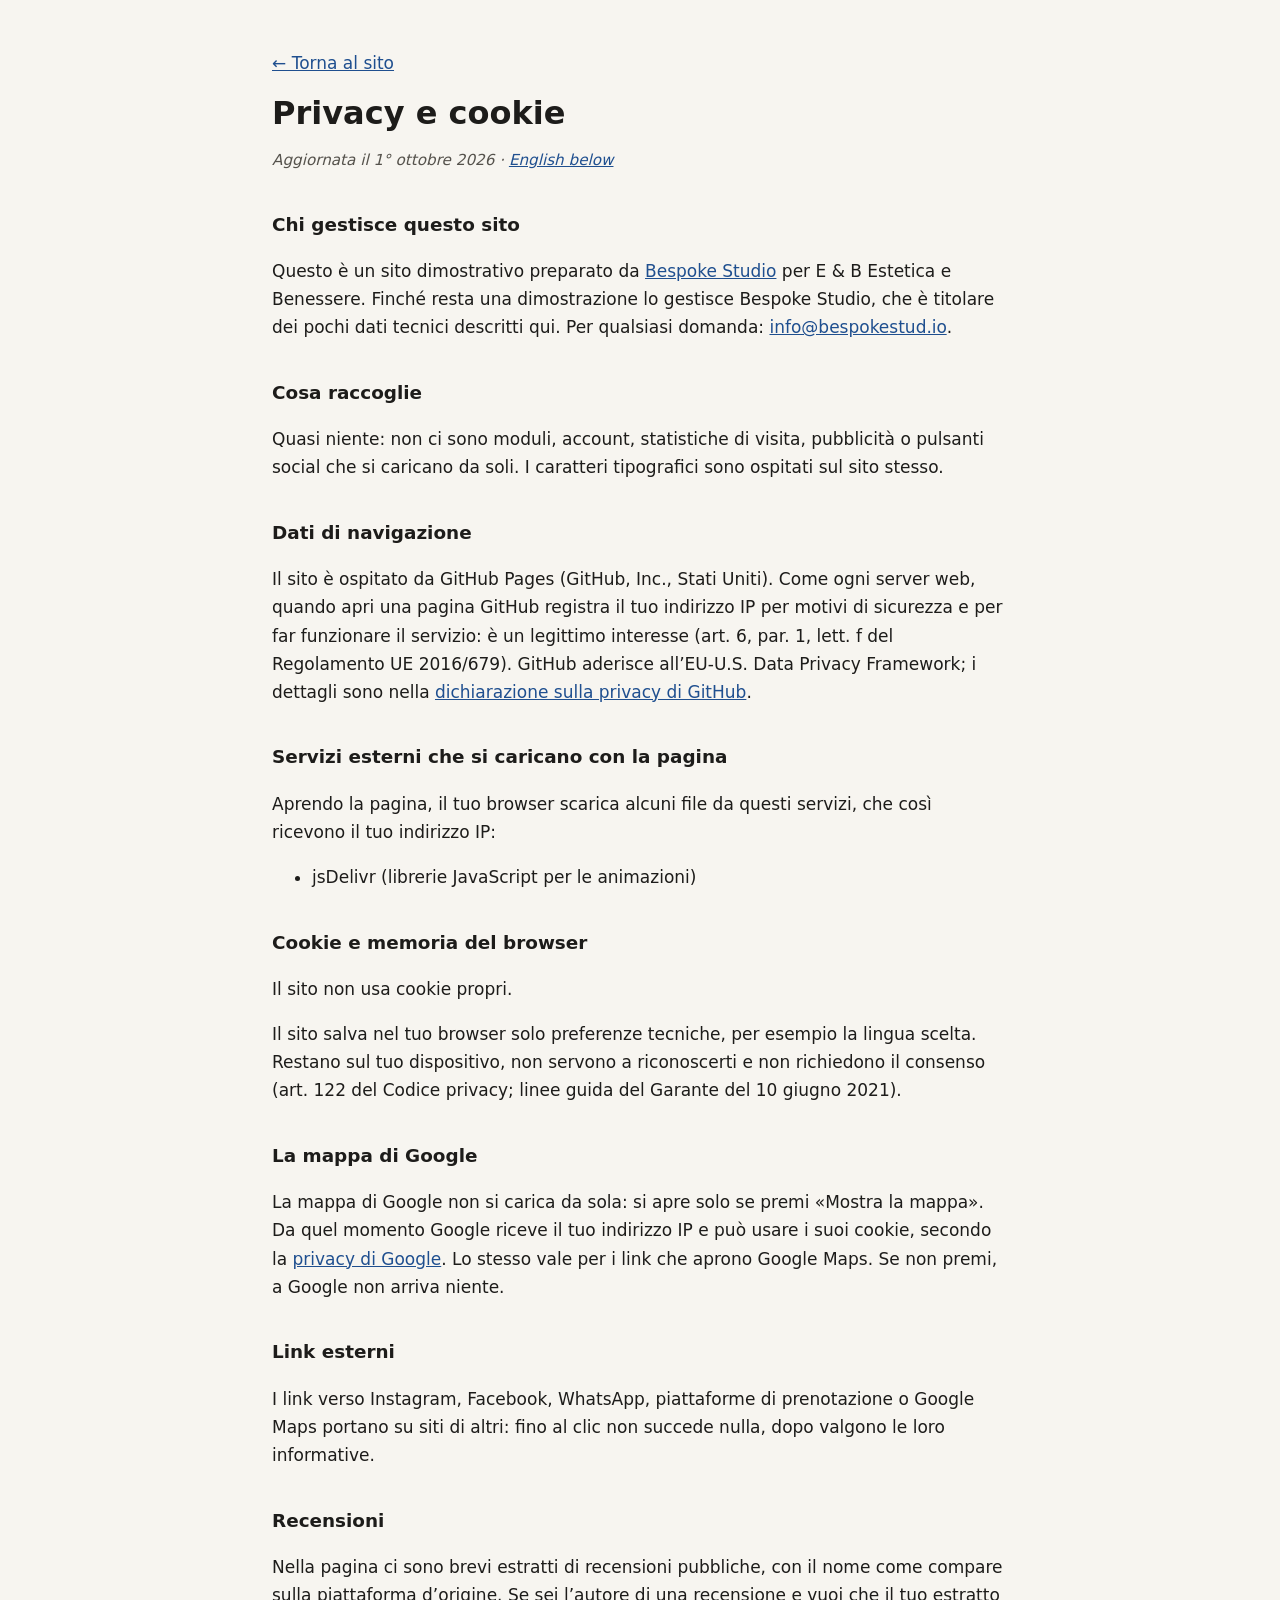
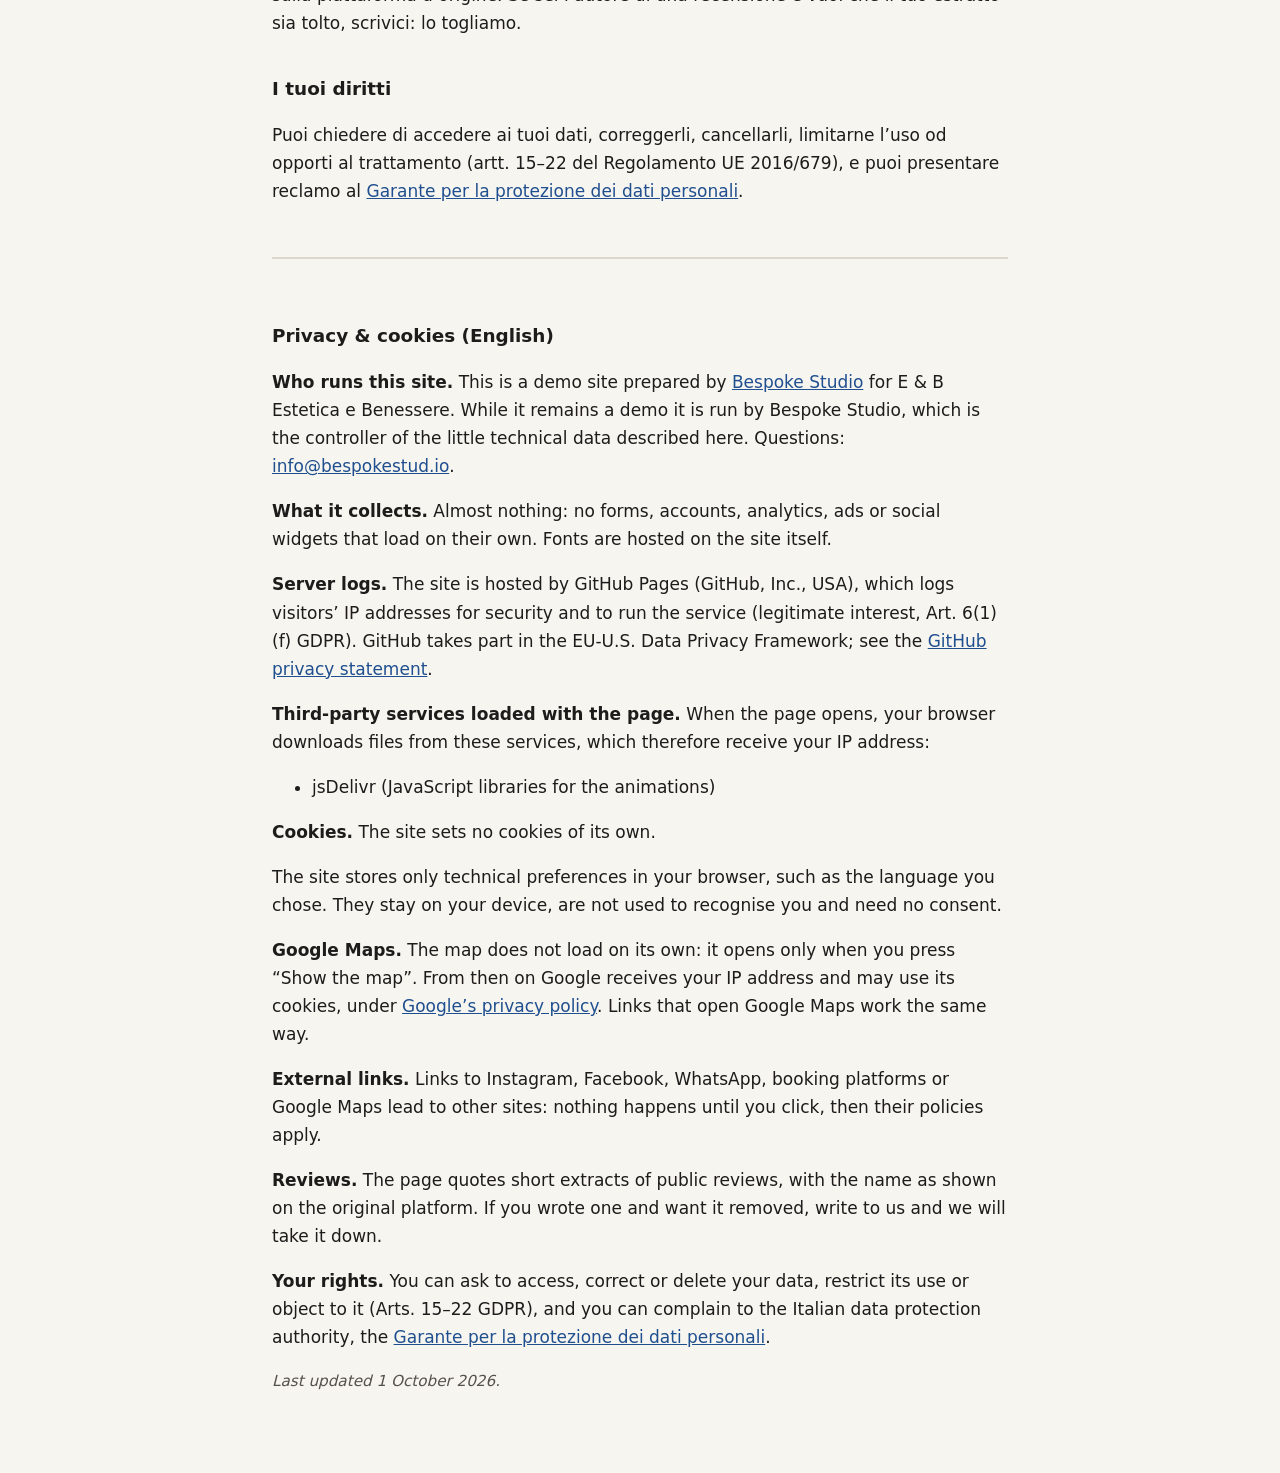
<file: privacy.html>
<!DOCTYPE html>
<html lang="it">
<head>
  <meta charset="UTF-8">
  <meta name="viewport" content="width=device-width, initial-scale=1.0">
  <meta name="robots" content="noindex">
  <title>Privacy e cookie · E &amp; B Estetica e Benessere</title>
  <meta name="description" content="Informativa privacy e cookie del sito E &amp; B Estetica e Benessere.">
  <style>
    body { margin: 0; background: #f7f5f0; color: #1d1c1a; font: 17px/1.65 system-ui, -apple-system, "Segoe UI", Roboto, sans-serif; }
    main { max-width: 46rem; margin: 0 auto; padding: 32px 20px 64px; }
    h1 { font-size: 2rem; line-height: 1.2; margin: 0.4em 0 0.2em; }
    h2 { font-size: 1.15rem; margin: 2em 0 0.4em; }
    a { color: #1f4f8f; }
    .data { color: #55524c; font-style: italic; font-size: 0.95rem; }
    .en { margin-top: 3em; padding-top: 1.5em; border-top: 2px solid #ddd8cc; }
    code { font-size: 0.9em; background: #ebe7dc; padding: 0 4px; border-radius: 3px; }
  </style>
</head>
<body>
<main>
  <p><a href="index.html">← Torna al sito</a></p>
  <h1>Privacy e cookie</h1>
  <p class="data">Aggiornata il 1° ottobre 2026 · <a href="#english" lang="en">English below</a></p>
  <h2>Chi gestisce questo sito</h2>
  <p>Questo è un sito dimostrativo preparato da <a href="https://bespokestud.io" rel="noopener">Bespoke Studio</a> per E &amp; B Estetica e Benessere. Finché resta una dimostrazione lo gestisce Bespoke Studio, che è titolare dei pochi dati tecnici descritti qui. Per qualsiasi domanda: <a href="mailto:info@bespokestud.io">info@bespokestud.io</a>.</p>
  <h2>Cosa raccoglie</h2>
  <p>Quasi niente: non ci sono moduli, account, statistiche di visita, pubblicità o pulsanti social che si caricano da soli. I caratteri tipografici sono ospitati sul sito stesso.</p>
  <h2>Dati di navigazione</h2>
  <p>Il sito è ospitato da GitHub Pages (GitHub, Inc., Stati Uniti). Come ogni server web, quando apri una pagina GitHub registra il tuo indirizzo IP per motivi di sicurezza e per far funzionare il servizio: è un legittimo interesse (art. 6, par. 1, lett. f del Regolamento UE 2016/679). GitHub aderisce all’EU-U.S. Data Privacy Framework; i dettagli sono nella <a href="https://docs.github.com/site-policy/privacy-policies/github-general-privacy-statement" rel="noopener">dichiarazione sulla privacy di GitHub</a>.</p>
  <h2>Servizi esterni che si caricano con la pagina</h2>
  <p>Aprendo la pagina, il tuo browser scarica alcuni file da questi servizi, che così ricevono il tuo indirizzo IP:</p>
  <ul><li>jsDelivr (librerie JavaScript per le animazioni)</li></ul>
  <h2>Cookie e memoria del browser</h2>
  <p>Il sito non usa cookie propri.</p>
  <p>Il sito salva nel tuo browser solo preferenze tecniche, per esempio la lingua scelta. Restano sul tuo dispositivo, non servono a riconoscerti e non richiedono il consenso (art. 122 del Codice privacy; linee guida del Garante del 10 giugno 2021).</p>
  <h2>La mappa di Google</h2>
  <p>La mappa di Google non si carica da sola: si apre solo se premi «Mostra la mappa». Da quel momento Google riceve il tuo indirizzo IP e può usare i suoi cookie, secondo la <a href="https://policies.google.com/privacy?hl=it" rel="noopener">privacy di Google</a>. Lo stesso vale per i link che aprono Google Maps. Se non premi, a Google non arriva niente.</p>
  <h2>Link esterni</h2>
  <p>I link verso Instagram, Facebook, WhatsApp, piattaforme di prenotazione o Google Maps portano su siti di altri: fino al clic non succede nulla, dopo valgono le loro informative.</p>
  <h2>Recensioni</h2>
  <p>Nella pagina ci sono brevi estratti di recensioni pubbliche, con il nome come compare sulla piattaforma d’origine. Se sei l’autore di una recensione e vuoi che il tuo estratto sia tolto, scrivici: lo togliamo.</p>
  <h2>I tuoi diritti</h2>
  <p>Puoi chiedere di accedere ai tuoi dati, correggerli, cancellarli, limitarne l’uso od opporti al trattamento (artt. 15–22 del Regolamento UE 2016/679), e puoi presentare reclamo al <a href="https://www.garanteprivacy.it" rel="noopener">Garante per la protezione dei dati personali</a>.</p>
  <div class="en" id="english" lang="en">
    <h2>Privacy &amp; cookies (English)</h2>
    <p><strong>Who runs this site.</strong> This is a demo site prepared by <a href="https://bespokestud.io" rel="noopener">Bespoke Studio</a> for E &amp; B Estetica e Benessere. While it remains a demo it is run by Bespoke Studio, which is the controller of the little technical data described here. Questions: <a href="mailto:info@bespokestud.io">info@bespokestud.io</a>.</p>
    <p><strong>What it collects.</strong> Almost nothing: no forms, accounts, analytics, ads or social widgets that load on their own. Fonts are hosted on the site itself.</p>
    <p><strong>Server logs.</strong> The site is hosted by GitHub Pages (GitHub, Inc., USA), which logs visitors’ IP addresses for security and to run the service (legitimate interest, Art. 6(1)(f) GDPR). GitHub takes part in the EU-U.S. Data Privacy Framework; see the <a href="https://docs.github.com/site-policy/privacy-policies/github-general-privacy-statement" rel="noopener">GitHub privacy statement</a>.</p>
    <p><strong>Third-party services loaded with the page.</strong> When the page opens, your browser downloads files from these services, which therefore receive your IP address:</p><ul><li>jsDelivr (JavaScript libraries for the animations)</li></ul>
    <p><strong>Cookies.</strong> The site sets no cookies of its own.</p>
    <p>The site stores only technical preferences in your browser, such as the language you chose. They stay on your device, are not used to recognise you and need no consent.</p>
    <p><strong>Google Maps.</strong> The map does not load on its own: it opens only when you press “Show the map”. From then on Google receives your IP address and may use its cookies, under <a href="https://policies.google.com/privacy?hl=en" rel="noopener">Google’s privacy policy</a>. Links that open Google Maps work the same way.</p>
    <p><strong>External links.</strong> Links to Instagram, Facebook, WhatsApp, booking platforms or Google Maps lead to other sites: nothing happens until you click, then their policies apply.</p>
    <p><strong>Reviews.</strong> The page quotes short extracts of public reviews, with the name as shown on the original platform. If you wrote one and want it removed, write to us and we will take it down.</p>
    <p><strong>Your rights.</strong> You can ask to access, correct or delete your data, restrict its use or object to it (Arts. 15–22 GDPR), and you can complain to the Italian data protection authority, the <a href="https://www.garanteprivacy.it" rel="noopener">Garante per la protezione dei dati personali</a>.</p>
    <p class="data">Last updated 1 October 2026.</p>
  </div>
</main>
</body>
</html>
</file>
